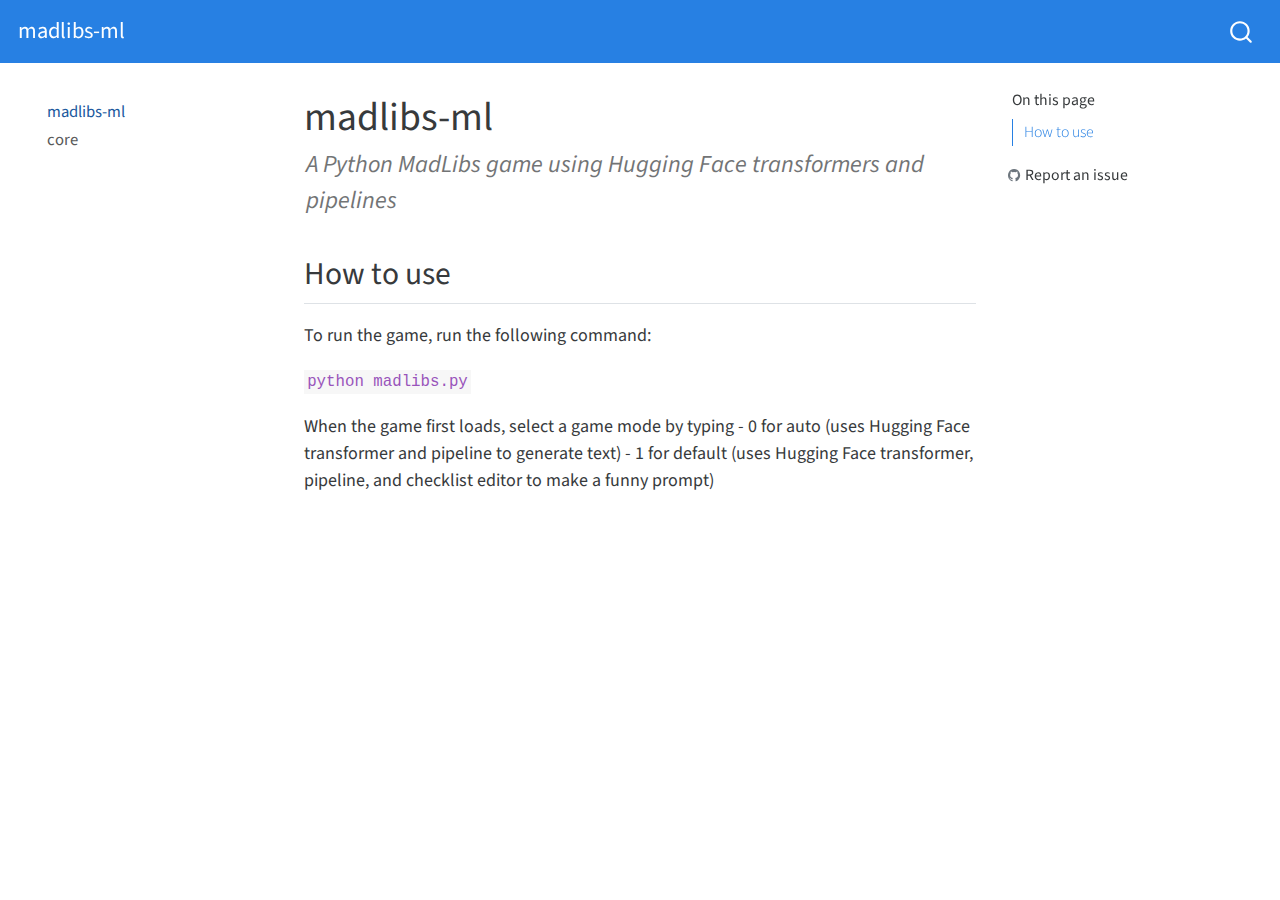
<file: index.html>
<!DOCTYPE html>
<html xmlns="http://www.w3.org/1999/xhtml" lang="en" xml:lang="en"><head>

<meta charset="utf-8">
<meta name="generator" content="quarto-1.1.251">

<meta name="viewport" content="width=device-width, initial-scale=1.0, user-scalable=yes">

<meta name="description" content="A Python MadLibs game using Hugging Face transformers and pipelines">

<title>madlibs-ml</title>
<style>
code{white-space: pre-wrap;}
span.smallcaps{font-variant: small-caps;}
div.columns{display: flex; gap: min(4vw, 1.5em);}
div.column{flex: auto; overflow-x: auto;}
div.hanging-indent{margin-left: 1.5em; text-indent: -1.5em;}
ul.task-list{list-style: none;}
ul.task-list li input[type="checkbox"] {
  width: 0.8em;
  margin: 0 0.8em 0.2em -1.6em;
  vertical-align: middle;
}
</style>


<script src="site_libs/quarto-nav/quarto-nav.js"></script>
<script src="site_libs/quarto-nav/headroom.min.js"></script>
<script src="site_libs/clipboard/clipboard.min.js"></script>
<script src="site_libs/quarto-search/autocomplete.umd.js"></script>
<script src="site_libs/quarto-search/fuse.min.js"></script>
<script src="site_libs/quarto-search/quarto-search.js"></script>
<meta name="quarto:offset" content="./">
<script src="site_libs/quarto-html/quarto.js"></script>
<script src="site_libs/quarto-html/popper.min.js"></script>
<script src="site_libs/quarto-html/tippy.umd.min.js"></script>
<script src="site_libs/quarto-html/anchor.min.js"></script>
<link href="site_libs/quarto-html/tippy.css" rel="stylesheet">
<link href="site_libs/quarto-html/quarto-syntax-highlighting.css" rel="stylesheet" id="quarto-text-highlighting-styles">
<script src="site_libs/bootstrap/bootstrap.min.js"></script>
<link href="site_libs/bootstrap/bootstrap-icons.css" rel="stylesheet">
<link href="site_libs/bootstrap/bootstrap.min.css" rel="stylesheet" id="quarto-bootstrap" data-mode="light">
<script id="quarto-search-options" type="application/json">{
  "location": "navbar",
  "copy-button": false,
  "collapse-after": 3,
  "panel-placement": "end",
  "type": "overlay",
  "limit": 20,
  "language": {
    "search-no-results-text": "No results",
    "search-matching-documents-text": "matching documents",
    "search-copy-link-title": "Copy link to search",
    "search-hide-matches-text": "Hide additional matches",
    "search-more-match-text": "more match in this document",
    "search-more-matches-text": "more matches in this document",
    "search-clear-button-title": "Clear",
    "search-detached-cancel-button-title": "Cancel",
    "search-submit-button-title": "Submit"
  }
}</script>


<link rel="stylesheet" href="styles.css">
<meta property="og:title" content="madlibs-ml">
<meta property="og:description" content="A Python MadLibs game using Hugging Face transformers and pipelines">
<meta property="og:site-name" content="madlibs-ml">
<meta name="twitter:title" content="madlibs-ml">
<meta name="twitter:description" content="A Python MadLibs game using Hugging Face transformers and pipelines">
<meta name="twitter:card" content="summary">
</head>

<body class="nav-sidebar floating nav-fixed">

<div id="quarto-search-results"></div>
  <header id="quarto-header" class="headroom fixed-top">
    <nav class="navbar navbar-expand-lg navbar-dark ">
      <div class="navbar-container container-fluid">
      <div class="navbar-brand-container">
    <a class="navbar-brand" href="./index.html">
    <span class="navbar-title">madlibs-ml</span>
    </a>
  </div>
          <div id="quarto-search" class="" title="Search"></div>
      </div> <!-- /container-fluid -->
    </nav>
  <nav class="quarto-secondary-nav" data-bs-toggle="collapse" data-bs-target="#quarto-sidebar" aria-controls="quarto-sidebar" aria-expanded="false" aria-label="Toggle sidebar navigation" onclick="if (window.quartoToggleHeadroom) { window.quartoToggleHeadroom(); }">
    <div class="container-fluid d-flex justify-content-between">
      <h1 class="quarto-secondary-nav-title">madlibs-ml</h1>
      <button type="button" class="quarto-btn-toggle btn" aria-label="Show secondary navigation">
        <i class="bi bi-chevron-right"></i>
      </button>
    </div>
  </nav>
</header>
<!-- content -->
<div id="quarto-content" class="quarto-container page-columns page-rows-contents page-layout-article page-navbar">
<!-- sidebar -->
  <nav id="quarto-sidebar" class="sidebar collapse sidebar-navigation floating overflow-auto">
    <div class="sidebar-menu-container"> 
    <ul class="list-unstyled mt-1">
        <li class="sidebar-item">
  <div class="sidebar-item-container"> 
  <a href="./index.html" class="sidebar-item-text sidebar-link active">madlibs-ml</a>
  </div>
</li>
        <li class="sidebar-item">
  <div class="sidebar-item-container"> 
  <a href="./core.html" class="sidebar-item-text sidebar-link">core</a>
  </div>
</li>
    </ul>
    </div>
</nav>
<!-- margin-sidebar -->
    <div id="quarto-margin-sidebar" class="sidebar margin-sidebar">
        <nav id="TOC" role="doc-toc" class="toc-active">
    <h2 id="toc-title">On this page</h2>
   
  <ul>
  <li><a href="#how-to-use" id="toc-how-to-use" class="nav-link active" data-scroll-target="#how-to-use">How to use</a></li>
  </ul>
<div class="toc-actions"><div><i class="bi bi-github"></i></div><div class="action-links"><p><a href="https://github.com/xjuliabutlerx/madlibs-ml/issues/new" class="toc-action">Report an issue</a></p></div></div></nav>
    </div>
<!-- main -->
<main class="content" id="quarto-document-content">

<header id="title-block-header" class="quarto-title-block default">
<div class="quarto-title">
<h1 class="title d-none d-lg-block">madlibs-ml</h1>
</div>

<div>
  <div class="description">
    A Python MadLibs game using Hugging Face transformers and pipelines
  </div>
</div>


<div class="quarto-title-meta">

    
    
  </div>
  

</header>

<!-- WARNING: THIS FILE WAS AUTOGENERATED! DO NOT EDIT! -->
<section id="how-to-use" class="level2">
<h2 class="anchored" data-anchor-id="how-to-use">How to use</h2>
<p>To run the game, run the following command:</p>
<p><code>python madlibs.py</code></p>
<p>When the game first loads, select a game mode by typing - 0 for auto (uses Hugging Face transformer and pipeline to generate text) - 1 for default (uses Hugging Face transformer, pipeline, and checklist editor to make a funny prompt)</p>


</section>

</main> <!-- /main -->
<script id="quarto-html-after-body" type="application/javascript">
window.document.addEventListener("DOMContentLoaded", function (event) {
  const toggleBodyColorMode = (bsSheetEl) => {
    const mode = bsSheetEl.getAttribute("data-mode");
    const bodyEl = window.document.querySelector("body");
    if (mode === "dark") {
      bodyEl.classList.add("quarto-dark");
      bodyEl.classList.remove("quarto-light");
    } else {
      bodyEl.classList.add("quarto-light");
      bodyEl.classList.remove("quarto-dark");
    }
  }
  const toggleBodyColorPrimary = () => {
    const bsSheetEl = window.document.querySelector("link#quarto-bootstrap");
    if (bsSheetEl) {
      toggleBodyColorMode(bsSheetEl);
    }
  }
  toggleBodyColorPrimary();  
  const icon = "";
  const anchorJS = new window.AnchorJS();
  anchorJS.options = {
    placement: 'right',
    icon: icon
  };
  anchorJS.add('.anchored');
  const clipboard = new window.ClipboardJS('.code-copy-button', {
    target: function(trigger) {
      return trigger.previousElementSibling;
    }
  });
  clipboard.on('success', function(e) {
    // button target
    const button = e.trigger;
    // don't keep focus
    button.blur();
    // flash "checked"
    button.classList.add('code-copy-button-checked');
    var currentTitle = button.getAttribute("title");
    button.setAttribute("title", "Copied!");
    setTimeout(function() {
      button.setAttribute("title", currentTitle);
      button.classList.remove('code-copy-button-checked');
    }, 1000);
    // clear code selection
    e.clearSelection();
  });
  function tippyHover(el, contentFn) {
    const config = {
      allowHTML: true,
      content: contentFn,
      maxWidth: 500,
      delay: 100,
      arrow: false,
      appendTo: function(el) {
          return el.parentElement;
      },
      interactive: true,
      interactiveBorder: 10,
      theme: 'quarto',
      placement: 'bottom-start'
    };
    window.tippy(el, config); 
  }
  const noterefs = window.document.querySelectorAll('a[role="doc-noteref"]');
  for (var i=0; i<noterefs.length; i++) {
    const ref = noterefs[i];
    tippyHover(ref, function() {
      // use id or data attribute instead here
      let href = ref.getAttribute('data-footnote-href') || ref.getAttribute('href');
      try { href = new URL(href).hash; } catch {}
      const id = href.replace(/^#\/?/, "");
      const note = window.document.getElementById(id);
      return note.innerHTML;
    });
  }
  var bibliorefs = window.document.querySelectorAll('a[role="doc-biblioref"]');
  for (var i=0; i<bibliorefs.length; i++) {
    const ref = bibliorefs[i];
    const cites = ref.parentNode.getAttribute('data-cites').split(' ');
    tippyHover(ref, function() {
      var popup = window.document.createElement('div');
      cites.forEach(function(cite) {
        var citeDiv = window.document.createElement('div');
        citeDiv.classList.add('hanging-indent');
        citeDiv.classList.add('csl-entry');
        var biblioDiv = window.document.getElementById('ref-' + cite);
        if (biblioDiv) {
          citeDiv.innerHTML = biblioDiv.innerHTML;
        }
        popup.appendChild(citeDiv);
      });
      return popup.innerHTML;
    });
  }
});
</script>
</div> <!-- /content -->



</body></html>
</file>
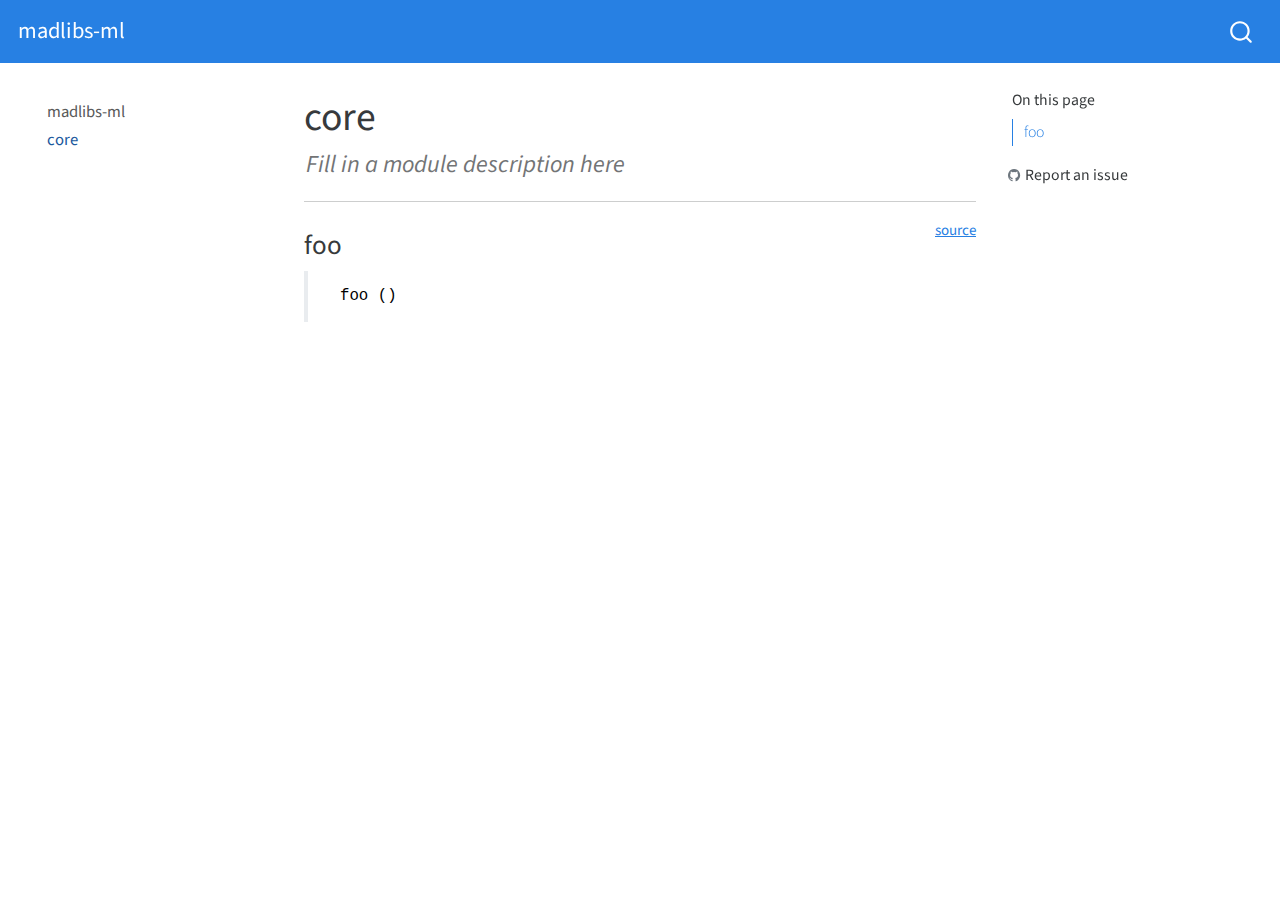
<file: core.html>
<!DOCTYPE html>
<html xmlns="http://www.w3.org/1999/xhtml" lang="en" xml:lang="en"><head>

<meta charset="utf-8">
<meta name="generator" content="quarto-1.1.251">

<meta name="viewport" content="width=device-width, initial-scale=1.0, user-scalable=yes">

<meta name="description" content="Fill in a module description here">

<title>madlibs-ml - core</title>
<style>
code{white-space: pre-wrap;}
span.smallcaps{font-variant: small-caps;}
div.columns{display: flex; gap: min(4vw, 1.5em);}
div.column{flex: auto; overflow-x: auto;}
div.hanging-indent{margin-left: 1.5em; text-indent: -1.5em;}
ul.task-list{list-style: none;}
ul.task-list li input[type="checkbox"] {
  width: 0.8em;
  margin: 0 0.8em 0.2em -1.6em;
  vertical-align: middle;
}
</style>


<script src="site_libs/quarto-nav/quarto-nav.js"></script>
<script src="site_libs/quarto-nav/headroom.min.js"></script>
<script src="site_libs/clipboard/clipboard.min.js"></script>
<script src="site_libs/quarto-search/autocomplete.umd.js"></script>
<script src="site_libs/quarto-search/fuse.min.js"></script>
<script src="site_libs/quarto-search/quarto-search.js"></script>
<meta name="quarto:offset" content="./">
<script src="site_libs/quarto-html/quarto.js"></script>
<script src="site_libs/quarto-html/popper.min.js"></script>
<script src="site_libs/quarto-html/tippy.umd.min.js"></script>
<script src="site_libs/quarto-html/anchor.min.js"></script>
<link href="site_libs/quarto-html/tippy.css" rel="stylesheet">
<link href="site_libs/quarto-html/quarto-syntax-highlighting.css" rel="stylesheet" id="quarto-text-highlighting-styles">
<script src="site_libs/bootstrap/bootstrap.min.js"></script>
<link href="site_libs/bootstrap/bootstrap-icons.css" rel="stylesheet">
<link href="site_libs/bootstrap/bootstrap.min.css" rel="stylesheet" id="quarto-bootstrap" data-mode="light">
<script id="quarto-search-options" type="application/json">{
  "location": "navbar",
  "copy-button": false,
  "collapse-after": 3,
  "panel-placement": "end",
  "type": "overlay",
  "limit": 20,
  "language": {
    "search-no-results-text": "No results",
    "search-matching-documents-text": "matching documents",
    "search-copy-link-title": "Copy link to search",
    "search-hide-matches-text": "Hide additional matches",
    "search-more-match-text": "more match in this document",
    "search-more-matches-text": "more matches in this document",
    "search-clear-button-title": "Clear",
    "search-detached-cancel-button-title": "Cancel",
    "search-submit-button-title": "Submit"
  }
}</script>


<link rel="stylesheet" href="styles.css">
<meta property="og:title" content="madlibs-ml - core">
<meta property="og:description" content="Fill in a module description here">
<meta property="og:site-name" content="madlibs-ml">
<meta name="twitter:title" content="madlibs-ml - core">
<meta name="twitter:description" content="Fill in a module description here">
<meta name="twitter:card" content="summary">
</head>

<body class="nav-sidebar floating nav-fixed">

<div id="quarto-search-results"></div>
  <header id="quarto-header" class="headroom fixed-top">
    <nav class="navbar navbar-expand-lg navbar-dark ">
      <div class="navbar-container container-fluid">
      <div class="navbar-brand-container">
    <a class="navbar-brand" href="./index.html">
    <span class="navbar-title">madlibs-ml</span>
    </a>
  </div>
          <div id="quarto-search" class="" title="Search"></div>
      </div> <!-- /container-fluid -->
    </nav>
  <nav class="quarto-secondary-nav" data-bs-toggle="collapse" data-bs-target="#quarto-sidebar" aria-controls="quarto-sidebar" aria-expanded="false" aria-label="Toggle sidebar navigation" onclick="if (window.quartoToggleHeadroom) { window.quartoToggleHeadroom(); }">
    <div class="container-fluid d-flex justify-content-between">
      <h1 class="quarto-secondary-nav-title">core</h1>
      <button type="button" class="quarto-btn-toggle btn" aria-label="Show secondary navigation">
        <i class="bi bi-chevron-right"></i>
      </button>
    </div>
  </nav>
</header>
<!-- content -->
<div id="quarto-content" class="quarto-container page-columns page-rows-contents page-layout-article page-navbar">
<!-- sidebar -->
  <nav id="quarto-sidebar" class="sidebar collapse sidebar-navigation floating overflow-auto">
    <div class="sidebar-menu-container"> 
    <ul class="list-unstyled mt-1">
        <li class="sidebar-item">
  <div class="sidebar-item-container"> 
  <a href="./index.html" class="sidebar-item-text sidebar-link">madlibs-ml</a>
  </div>
</li>
        <li class="sidebar-item">
  <div class="sidebar-item-container"> 
  <a href="./core.html" class="sidebar-item-text sidebar-link active">core</a>
  </div>
</li>
    </ul>
    </div>
</nav>
<!-- margin-sidebar -->
    <div id="quarto-margin-sidebar" class="sidebar margin-sidebar">
        <nav id="TOC" role="doc-toc" class="toc-active">
    <h2 id="toc-title">On this page</h2>
   
  <ul>
  <li><a href="#foo" id="toc-foo" class="nav-link active" data-scroll-target="#foo">foo</a></li>
  </ul>
<div class="toc-actions"><div><i class="bi bi-github"></i></div><div class="action-links"><p><a href="https://github.com/xjuliabutlerx/madlibs-ml/issues/new" class="toc-action">Report an issue</a></p></div></div></nav>
    </div>
<!-- main -->
<main class="content" id="quarto-document-content">

<header id="title-block-header" class="quarto-title-block default">
<div class="quarto-title">
<h1 class="title d-none d-lg-block">core</h1>
</div>

<div>
  <div class="description">
    Fill in a module description here
  </div>
</div>


<div class="quarto-title-meta">

    
    
  </div>
  

</header>

<!-- WARNING: THIS FILE WAS AUTOGENERATED! DO NOT EDIT! -->
<hr>
<p><a href="https://github.com/xjuliabutlerx/madlibs-ml/blob/master/madlibs_ml/core.py#L7" target="_blank" style="float:right; font-size:smaller">source</a></p>
<section id="foo" class="level3">
<h3 class="anchored" data-anchor-id="foo">foo</h3>
<blockquote class="blockquote">
<pre><code> foo ()</code></pre>
</blockquote>


</section>

</main> <!-- /main -->
<script id="quarto-html-after-body" type="application/javascript">
window.document.addEventListener("DOMContentLoaded", function (event) {
  const toggleBodyColorMode = (bsSheetEl) => {
    const mode = bsSheetEl.getAttribute("data-mode");
    const bodyEl = window.document.querySelector("body");
    if (mode === "dark") {
      bodyEl.classList.add("quarto-dark");
      bodyEl.classList.remove("quarto-light");
    } else {
      bodyEl.classList.add("quarto-light");
      bodyEl.classList.remove("quarto-dark");
    }
  }
  const toggleBodyColorPrimary = () => {
    const bsSheetEl = window.document.querySelector("link#quarto-bootstrap");
    if (bsSheetEl) {
      toggleBodyColorMode(bsSheetEl);
    }
  }
  toggleBodyColorPrimary();  
  const icon = "";
  const anchorJS = new window.AnchorJS();
  anchorJS.options = {
    placement: 'right',
    icon: icon
  };
  anchorJS.add('.anchored');
  const clipboard = new window.ClipboardJS('.code-copy-button', {
    target: function(trigger) {
      return trigger.previousElementSibling;
    }
  });
  clipboard.on('success', function(e) {
    // button target
    const button = e.trigger;
    // don't keep focus
    button.blur();
    // flash "checked"
    button.classList.add('code-copy-button-checked');
    var currentTitle = button.getAttribute("title");
    button.setAttribute("title", "Copied!");
    setTimeout(function() {
      button.setAttribute("title", currentTitle);
      button.classList.remove('code-copy-button-checked');
    }, 1000);
    // clear code selection
    e.clearSelection();
  });
  function tippyHover(el, contentFn) {
    const config = {
      allowHTML: true,
      content: contentFn,
      maxWidth: 500,
      delay: 100,
      arrow: false,
      appendTo: function(el) {
          return el.parentElement;
      },
      interactive: true,
      interactiveBorder: 10,
      theme: 'quarto',
      placement: 'bottom-start'
    };
    window.tippy(el, config); 
  }
  const noterefs = window.document.querySelectorAll('a[role="doc-noteref"]');
  for (var i=0; i<noterefs.length; i++) {
    const ref = noterefs[i];
    tippyHover(ref, function() {
      // use id or data attribute instead here
      let href = ref.getAttribute('data-footnote-href') || ref.getAttribute('href');
      try { href = new URL(href).hash; } catch {}
      const id = href.replace(/^#\/?/, "");
      const note = window.document.getElementById(id);
      return note.innerHTML;
    });
  }
  var bibliorefs = window.document.querySelectorAll('a[role="doc-biblioref"]');
  for (var i=0; i<bibliorefs.length; i++) {
    const ref = bibliorefs[i];
    const cites = ref.parentNode.getAttribute('data-cites').split(' ');
    tippyHover(ref, function() {
      var popup = window.document.createElement('div');
      cites.forEach(function(cite) {
        var citeDiv = window.document.createElement('div');
        citeDiv.classList.add('hanging-indent');
        citeDiv.classList.add('csl-entry');
        var biblioDiv = window.document.getElementById('ref-' + cite);
        if (biblioDiv) {
          citeDiv.innerHTML = biblioDiv.innerHTML;
        }
        popup.appendChild(citeDiv);
      });
      return popup.innerHTML;
    });
  }
});
</script>
</div> <!-- /content -->



</body></html>
</file>
<file: site_libs/quarto-html/tippy.css>
.tippy-box[data-animation=fade][data-state=hidden]{opacity:0}[data-tippy-root]{max-width:calc(100vw - 10px)}.tippy-box{position:relative;background-color:#333;color:#fff;border-radius:4px;font-size:14px;line-height:1.4;white-space:normal;outline:0;transition-property:transform,visibility,opacity}.tippy-box[data-placement^=top]>.tippy-arrow{bottom:0}.tippy-box[data-placement^=top]>.tippy-arrow:before{bottom:-7px;left:0;border-width:8px 8px 0;border-top-color:initial;transform-origin:center top}.tippy-box[data-placement^=bottom]>.tippy-arrow{top:0}.tippy-box[data-placement^=bottom]>.tippy-arrow:before{top:-7px;left:0;border-width:0 8px 8px;border-bottom-color:initial;transform-origin:center bottom}.tippy-box[data-placement^=left]>.tippy-arrow{right:0}.tippy-box[data-placement^=left]>.tippy-arrow:before{border-width:8px 0 8px 8px;border-left-color:initial;right:-7px;transform-origin:center left}.tippy-box[data-placement^=right]>.tippy-arrow{left:0}.tippy-box[data-placement^=right]>.tippy-arrow:before{left:-7px;border-width:8px 8px 8px 0;border-right-color:initial;transform-origin:center right}.tippy-box[data-inertia][data-state=visible]{transition-timing-function:cubic-bezier(.54,1.5,.38,1.11)}.tippy-arrow{width:16px;height:16px;color:#333}.tippy-arrow:before{content:"";position:absolute;border-color:transparent;border-style:solid}.tippy-content{position:relative;padding:5px 9px;z-index:1}
</file>
<file: site_libs/quarto-html/quarto-syntax-highlighting.css>
/* quarto syntax highlight colors */
:root {
  --quarto-hl-ot-color: #003B4F;
  --quarto-hl-at-color: #657422;
  --quarto-hl-ss-color: #20794D;
  --quarto-hl-an-color: #5E5E5E;
  --quarto-hl-fu-color: #4758AB;
  --quarto-hl-st-color: #20794D;
  --quarto-hl-cf-color: #003B4F;
  --quarto-hl-op-color: #5E5E5E;
  --quarto-hl-er-color: #AD0000;
  --quarto-hl-bn-color: #AD0000;
  --quarto-hl-al-color: #AD0000;
  --quarto-hl-va-color: #111111;
  --quarto-hl-bu-color: inherit;
  --quarto-hl-ex-color: inherit;
  --quarto-hl-pp-color: #AD0000;
  --quarto-hl-in-color: #5E5E5E;
  --quarto-hl-vs-color: #20794D;
  --quarto-hl-wa-color: #5E5E5E;
  --quarto-hl-do-color: #5E5E5E;
  --quarto-hl-im-color: #00769E;
  --quarto-hl-ch-color: #20794D;
  --quarto-hl-dt-color: #AD0000;
  --quarto-hl-fl-color: #AD0000;
  --quarto-hl-co-color: #5E5E5E;
  --quarto-hl-cv-color: #5E5E5E;
  --quarto-hl-cn-color: #8f5902;
  --quarto-hl-sc-color: #5E5E5E;
  --quarto-hl-dv-color: #AD0000;
  --quarto-hl-kw-color: #003B4F;
}

/* other quarto variables */
:root {
  --quarto-font-monospace: SFMono-Regular, Menlo, Monaco, Consolas, "Liberation Mono", "Courier New", monospace;
}

pre > code.sourceCode > span {
  color: #003B4F;
}

code span {
  color: #003B4F;
}

code.sourceCode > span {
  color: #003B4F;
}

div.sourceCode,
div.sourceCode pre.sourceCode {
  color: #003B4F;
}

code span.ot {
  color: #003B4F;
}

code span.at {
  color: #657422;
}

code span.ss {
  color: #20794D;
}

code span.an {
  color: #5E5E5E;
}

code span.fu {
  color: #4758AB;
}

code span.st {
  color: #20794D;
}

code span.cf {
  color: #003B4F;
}

code span.op {
  color: #5E5E5E;
}

code span.er {
  color: #AD0000;
}

code span.bn {
  color: #AD0000;
}

code span.al {
  color: #AD0000;
}

code span.va {
  color: #111111;
}

code span.pp {
  color: #AD0000;
}

code span.in {
  color: #5E5E5E;
}

code span.vs {
  color: #20794D;
}

code span.wa {
  color: #5E5E5E;
  font-style: italic;
}

code span.do {
  color: #5E5E5E;
  font-style: italic;
}

code span.im {
  color: #00769E;
}

code span.ch {
  color: #20794D;
}

code span.dt {
  color: #AD0000;
}

code span.fl {
  color: #AD0000;
}

code span.co {
  color: #5E5E5E;
}

code span.cv {
  color: #5E5E5E;
  font-style: italic;
}

code span.cn {
  color: #8f5902;
}

code span.sc {
  color: #5E5E5E;
}

code span.dv {
  color: #AD0000;
}

code span.kw {
  color: #003B4F;
}

.prevent-inlining {
  content: "</";
}

/*# sourceMappingURL=debc5d5d77c3f9108843748ff7464032.css.map */
</file>
<file: styles.css>
.cell {
  margin-bottom: 1rem;
}

.cell > .sourceCode {
  margin-bottom: 0;
}

.cell-output > pre {
  margin-bottom: 0;
}

.cell-output > pre, .cell-output > .sourceCode > pre, .cell-output-stdout > pre {
  margin-left: 0.8rem;
  margin-top: 0;
  background: none;
  border-left: 2px solid lightsalmon;
  border-top-left-radius: 0;
  border-top-right-radius: 0;
}

.cell-output > .sourceCode {
  border: none;
}

.cell-output > .sourceCode {
  background: none;
  margin-top: 0;
}

div.description {
  padding-left: 2px;
  padding-top: 5px;
  font-style: italic;
  font-size: 135%;
  opacity: 70%;
}
</file>
